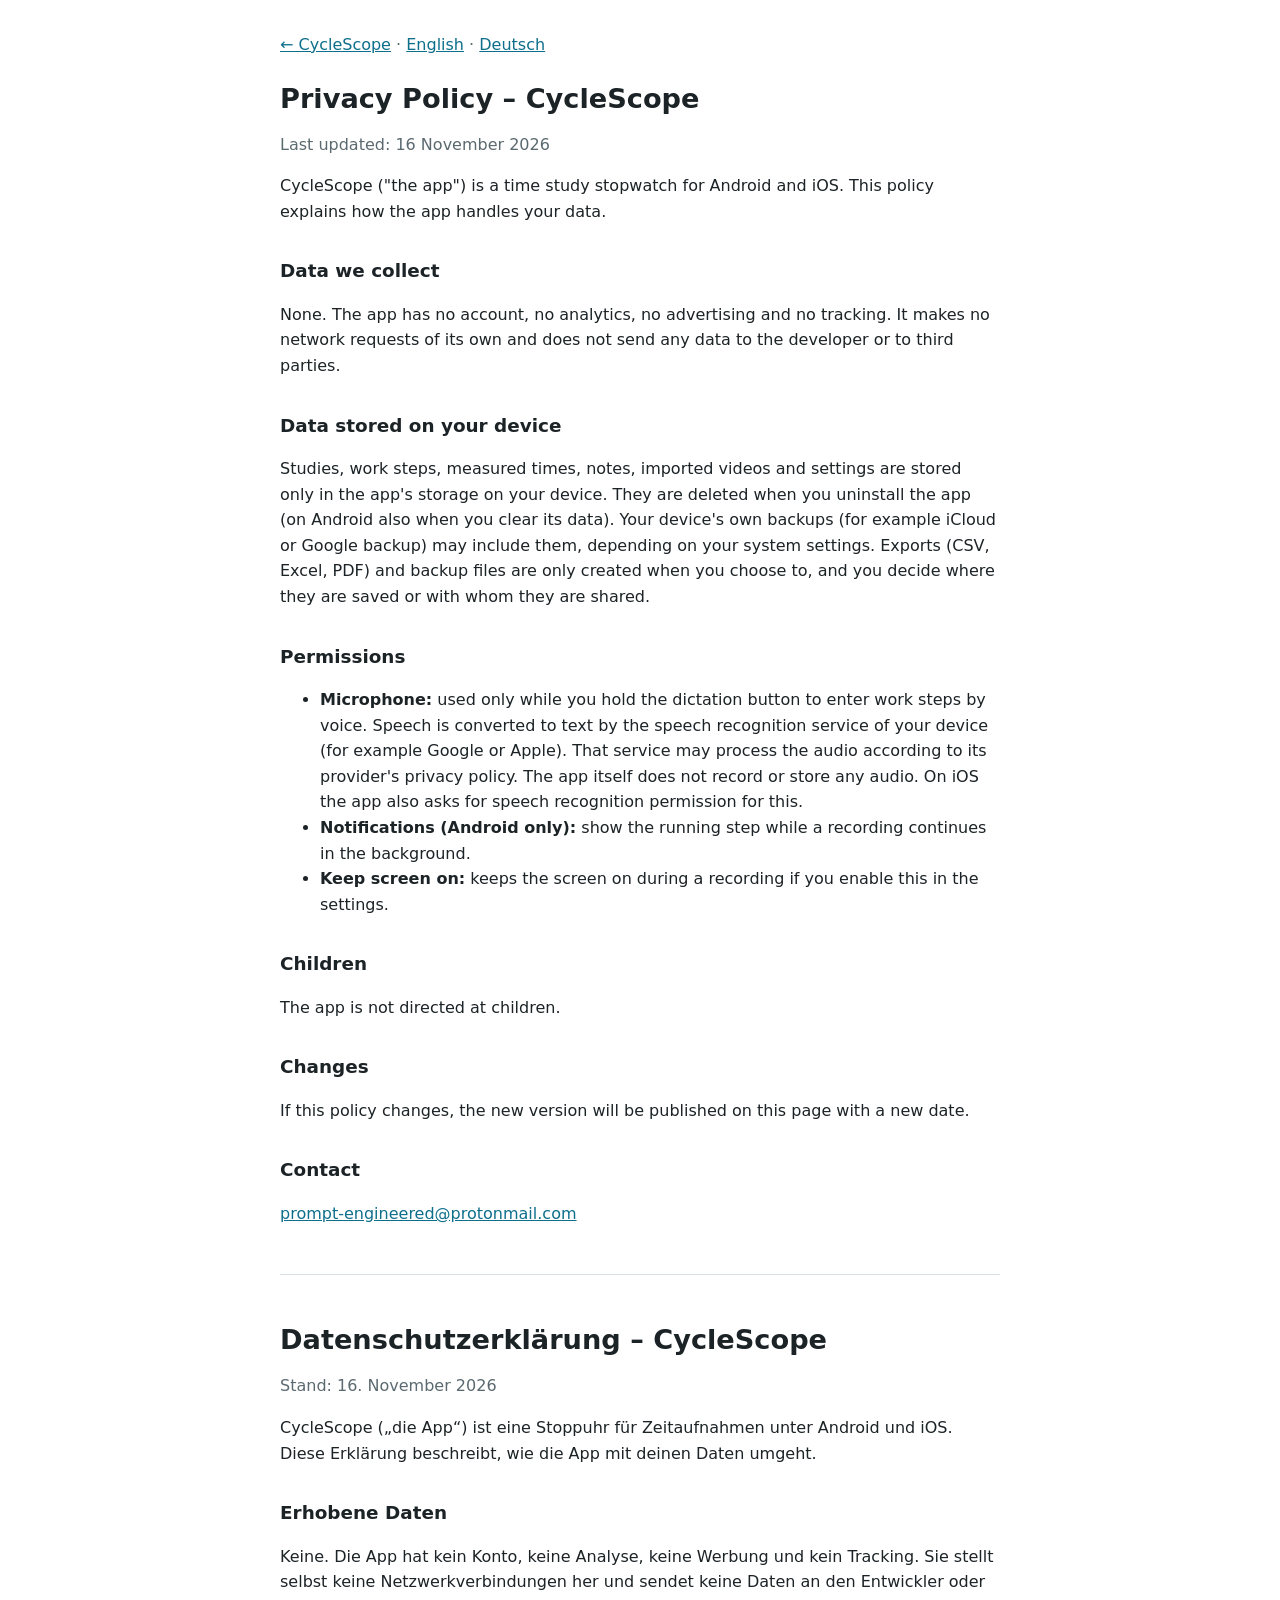
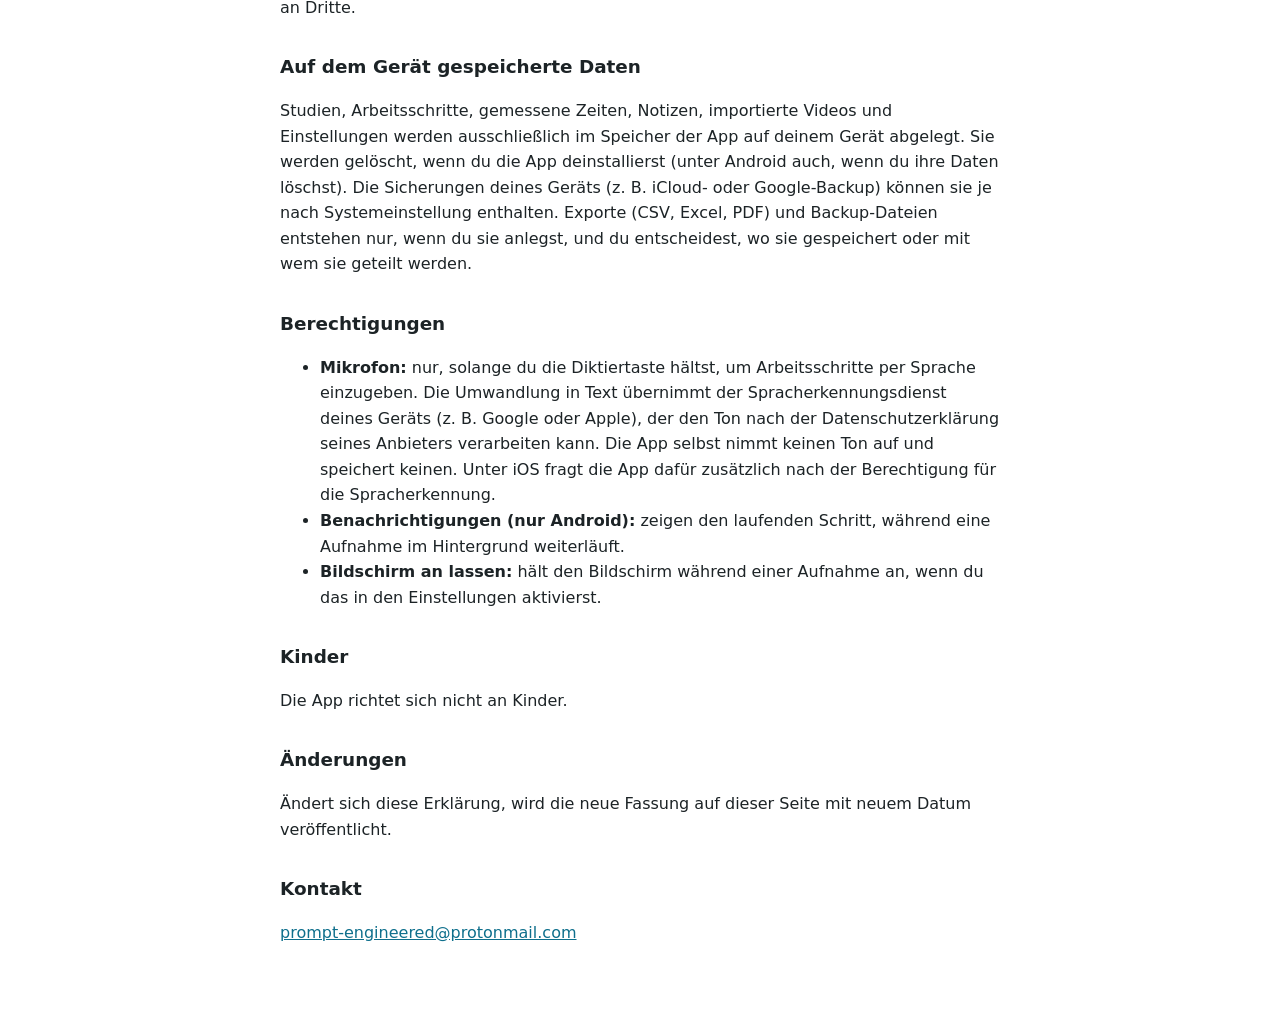
<file: site/privacy/index.html>
<!doctype html>
<html lang="en">
<head>
<meta charset="utf-8">
<meta name="viewport" content="width=device-width, initial-scale=1">
<title>CycleScope – Privacy Policy / Datenschutzerklärung</title>
<link rel="stylesheet" href="../style.css">
</head>
<body>
<main>
<nav><a href="../">← CycleScope</a> · <a href="#en">English</a> · <a href="#de">Deutsch</a></nav>

<section id="en" lang="en">
<h1>Privacy Policy – CycleScope</h1>
<p class="date">Last updated: 16 November 2026</p>
<p>CycleScope ("the app") is a time study stopwatch for Android and iOS. This policy explains how the app handles your data.</p>

<h2>Data we collect</h2>
<p>None. The app has no account, no analytics, no advertising and no tracking. It makes no network requests of its own and does not send any data to the developer or to third parties.</p>

<h2>Data stored on your device</h2>
<p>Studies, work steps, measured times, notes, imported videos and settings are stored only in the app's storage on your device. They are deleted when you uninstall the app (on Android also when you clear its data). Your device's own backups (for example iCloud or Google backup) may include them, depending on your system settings. Exports (CSV, Excel, PDF) and backup files are only created when you choose to, and you decide where they are saved or with whom they are shared.</p>

<h2>Permissions</h2>
<ul>
<li><strong>Microphone:</strong> used only while you hold the dictation button to enter work steps by voice. Speech is converted to text by the speech recognition service of your device (for example Google or Apple). That service may process the audio according to its provider's privacy policy. The app itself does not record or store any audio. On iOS the app also asks for speech recognition permission for this.</li>
<li><strong>Notifications (Android only):</strong> show the running step while a recording continues in the background.</li>
<li><strong>Keep screen on:</strong> keeps the screen on during a recording if you enable this in the settings.</li>
</ul>

<h2>Children</h2>
<p>The app is not directed at children.</p>

<h2>Changes</h2>
<p>If this policy changes, the new version will be published on this page with a new date.</p>

<h2>Contact</h2>
<p><a href="mailto:prompt-engineered@protonmail.com">prompt-engineered@protonmail.com</a></p>
</section>

<hr>

<section id="de" lang="de">
<h1>Datenschutzerklärung – CycleScope</h1>
<p class="date">Stand: 16. November 2026</p>
<p>CycleScope („die App“) ist eine Stoppuhr für Zeitaufnahmen unter Android und iOS. Diese Erklärung beschreibt, wie die App mit deinen Daten umgeht.</p>

<h2>Erhobene Daten</h2>
<p>Keine. Die App hat kein Konto, keine Analyse, keine Werbung und kein Tracking. Sie stellt selbst keine Netzwerkverbindungen her und sendet keine Daten an den Entwickler oder an Dritte.</p>

<h2>Auf dem Gerät gespeicherte Daten</h2>
<p>Studien, Arbeitsschritte, gemessene Zeiten, Notizen, importierte Videos und Einstellungen werden ausschließlich im Speicher der App auf deinem Gerät abgelegt. Sie werden gelöscht, wenn du die App deinstallierst (unter Android auch, wenn du ihre Daten löschst). Die Sicherungen deines Geräts (z. B. iCloud- oder Google-Backup) können sie je nach Systemeinstellung enthalten. Exporte (CSV, Excel, PDF) und Backup-Dateien entstehen nur, wenn du sie anlegst, und du entscheidest, wo sie gespeichert oder mit wem sie geteilt werden.</p>

<h2>Berechtigungen</h2>
<ul>
<li><strong>Mikrofon:</strong> nur, solange du die Diktiertaste hältst, um Arbeitsschritte per Sprache einzugeben. Die Umwandlung in Text übernimmt der Spracherkennungsdienst deines Geräts (z. B. Google oder Apple), der den Ton nach der Datenschutzerklärung seines Anbieters verarbeiten kann. Die App selbst nimmt keinen Ton auf und speichert keinen. Unter iOS fragt die App dafür zusätzlich nach der Berechtigung für die Spracherkennung.</li>
<li><strong>Benachrichtigungen (nur Android):</strong> zeigen den laufenden Schritt, während eine Aufnahme im Hintergrund weiterläuft.</li>
<li><strong>Bildschirm an lassen:</strong> hält den Bildschirm während einer Aufnahme an, wenn du das in den Einstellungen aktivierst.</li>
</ul>

<h2>Kinder</h2>
<p>Die App richtet sich nicht an Kinder.</p>

<h2>Änderungen</h2>
<p>Ändert sich diese Erklärung, wird die neue Fassung auf dieser Seite mit neuem Datum veröffentlicht.</p>

<h2>Kontakt</h2>
<p><a href="mailto:prompt-engineered@protonmail.com">prompt-engineered@protonmail.com</a></p>
</section>
</main>
</body>
</html>
</file>
<file: site/style.css>
:root {
  --bg: #ffffff;
  --text: #1c2326;
  --muted: #5b6a70;
  --accent: #0e6f8c;
  --line: #d9e2e5;
}

@media (prefers-color-scheme: dark) {
  :root {
    --bg: #11181b;
    --text: #e4ecef;
    --muted: #9fb0b6;
    --accent: #5fc4e2;
    --line: #2a363b;
  }
}

body {
  margin: 0;
  background: var(--bg);
  color: var(--text);
  font: 16px/1.6 system-ui, -apple-system, "Segoe UI", Roboto, sans-serif;
}

main {
  max-width: 720px;
  margin: 0 auto;
  padding: 32px 16px 64px;
}

h1 { font-size: 1.7rem; line-height: 1.25; margin: 1.5rem 0 0.25rem; }
h2 { font-size: 1.15rem; margin-top: 2rem; }
a { color: var(--accent); }
.date, nav { color: var(--muted); }
hr { border: 0; border-top: 1px solid var(--line); margin: 3rem 0; }
img.icon { width: 96px; height: 96px; border-radius: 22px; }
</file>
